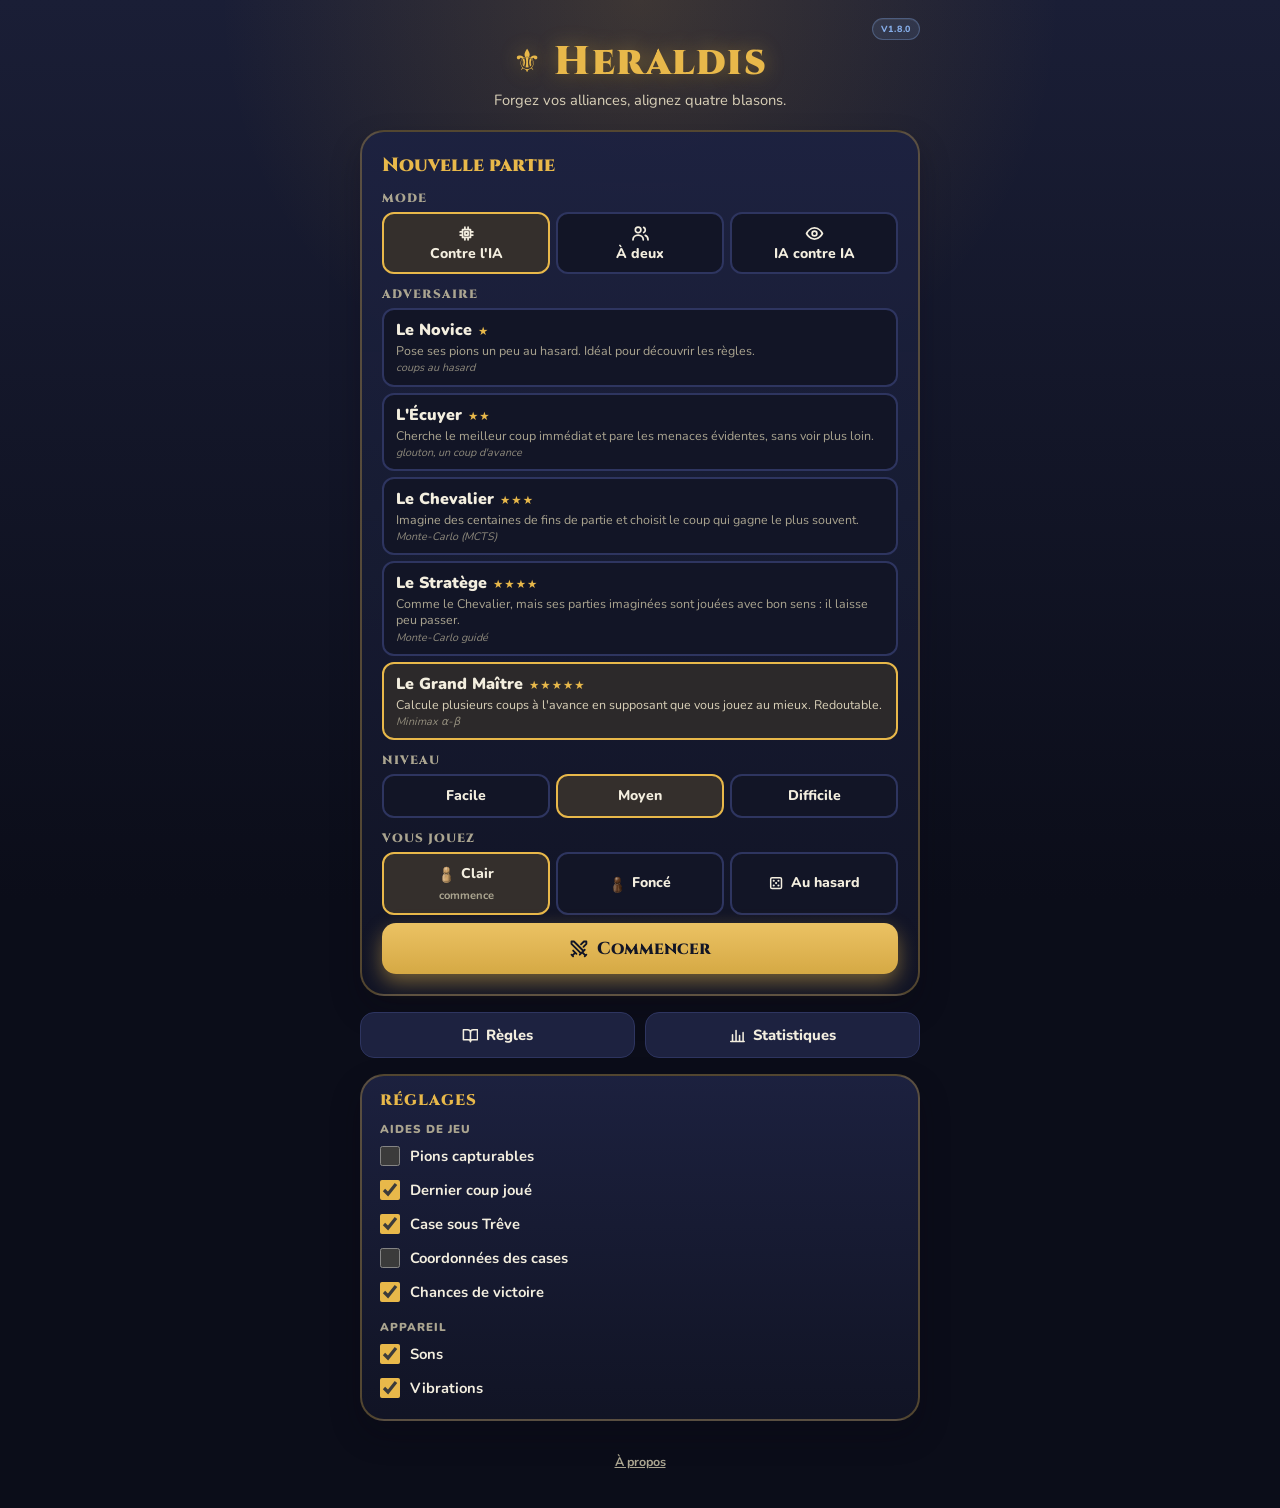
<file: app/index.html>
<!DOCTYPE html>
<html lang="fr" dir="ltr">
<head>
  <meta charset="UTF-8">
  <meta name="viewport" content="width=device-width, initial-scale=1.0, viewport-fit=cover">
  <title>Heraldis</title>
  <meta name="description" content="Heraldis — jeu d&#39;alignement héraldique à 2 joueurs, contre un ami ou l&#39;ordinateur.">
  <meta name="author" content="Jean-Sébastien MERMIN">
  <meta name="app-version" content="v1.8.0">
  <meta name="color-scheme" content="dark">
  <meta name="theme-color" content="#0B0D19">
  <meta name="mobile-web-app-capable" content="yes">
  <meta name="apple-mobile-web-app-capable" content="yes">
  <meta name="apple-mobile-web-app-status-bar-style" content="black-translucent">
  <meta name="apple-mobile-web-app-title" content="Heraldis">
  <link rel="manifest" href="manifest.json">
  <link rel="icon" href="favicon.ico" sizes="any">
  <link rel="icon" type="image/png" sizes="192x192" href="icons/icon-192.png">
  <link rel="icon" type="image/png" sizes="512x512" href="icons/icon-512.png">
  <link rel="apple-touch-icon" href="icons/apple-touch-icon.png">
  <link rel="stylesheet" href="app.css">
</head>
<body>

<!-- Pions en bois tourne : genere par tools/make-pawns.py (ne pas editer a la main).
     Bas du cone creuse d'une gorge, corps en cloche, collerette en bourrelet,
     tete a dessus plat, vus d'en haut (55 deg). Bois mat eclaire du haut-gauche.
     Reutilises par <use href="#pawn-1|2"> (viewBox 0 0 100 120 ; contact au sol
     en 50,90). Chaque partie est peinte en entier (bois, volume, contour)
     avant la suivante : c'est ce qui cache les aretes de derriere. -->
<svg width="0" height="0" style="position:absolute" aria-hidden="true" focusable="false">
  <defs>
    <filter id="pawn-blur" x="-20%" y="-50%" width="140%" height="200%"><feGaussianBlur stdDeviation="2.6"/></filter>
    <!-- contours (dernier coup, capture) : silhouette dilatee du meme rayon dans
         toutes les directions, donc d'epaisseur egale tout autour -->
    <filter id="pw-outline-last" x="-10%" y="-10%" width="120%" height="120%">
      <feMorphology in="SourceAlpha" operator="dilate" radius="3.2" result="d"/>
      <feFlood flood-color="#FFFFFF"/><feComposite in2="d" operator="in" result="o"/>
      <feMerge><feMergeNode in="o"/><feMergeNode in="SourceGraphic"/></feMerge>
    </filter>
    <filter id="pw-outline-cap" x="-10%" y="-10%" width="120%" height="120%">
      <feMorphology in="SourceAlpha" operator="dilate" radius="3.2" result="d"/>
      <feFlood flood-color="#EF6A5E"/><feComposite in2="d" operator="in" result="o"/>
      <feMerge><feMergeNode in="o"/><feMergeNode in="SourceGraphic"/></feMerge>
    </filter>
    <!-- dernier coup ET capturable : contour parti, blanc a gauche, rouge a droite
         (coupe sur l'axe du pion, x = 50 dans le viewBox) -->
    <filter id="pw-outline-both" x="-10%" y="-10%" width="120%" height="120%">
      <feMorphology in="SourceAlpha" operator="dilate" radius="3.2" result="d"/>
      <feFlood flood-color="#FFFFFF" x="-20" y="-20" width="70" height="160" result="w"/>
      <feFlood flood-color="#EF6A5E" x="50" y="-20" width="70" height="160" result="r"/>
      <feMerge result="f"><feMergeNode in="w"/><feMergeNode in="r"/></feMerge>
      <feComposite in="f" in2="d" operator="in" result="o"/>
      <feMerge><feMergeNode in="o"/><feMergeNode in="SourceGraphic"/></feMerge>
    </filter>
    <filter id="pw-soft" x="-30%" y="-100%" width="160%" height="300%"><feGaussianBlur stdDeviation="1.4"/></filter>
    <!-- fil du bois vertical (le long de l'axe du pion), peu contraste : bois mat -->
    <filter id="grain-maple" x="0" y="0" width="100%" height="100%">
      <feTurbulence type="fractalNoise" baseFrequency="0.28 0.022" numOctaves="3" seed="5"/>
      <feColorMatrix values="0 0 0 0 0.4  0 0 0 0 0.22  0 0 0 0 0.08  1.7 0 0 0 -0.72"/>
    </filter>
    <filter id="grain-walnut" x="0" y="0" width="100%" height="100%">
      <feTurbulence type="fractalNoise" baseFrequency="0.28 0.022" numOctaves="3" seed="9"/>
      <feColorMatrix values="0 0 0 0 0.66  0 0 0 0 0.4  0 0 0 0 0.2  1.8 0 0 0 -0.8"/>
    </filter>
    <pattern id="wood-maple" patternUnits="userSpaceOnUse" width="100" height="120">
      <rect width="100" height="120" fill="#D6A96C"/>
      <rect width="100" height="120" filter="url(#grain-maple)"/>
    </pattern>
    <pattern id="wood-walnut" patternUnits="userSpaceOnUse" width="100" height="120">
      <rect width="100" height="120" fill="#5A341B"/>
      <rect width="100" height="120" filter="url(#grain-walnut)" opacity="0.5"/>
    </pattern>
    <!-- volume : piece tournee eclairee du haut-gauche, sans brillance -->
    <linearGradient id="pw-cyl">
      <stop offset="0" stop-color="#000" stop-opacity="0.5"/>
      <stop offset="0.2" stop-color="#FFF" stop-opacity="0.22"/>
      <stop offset="0.36" stop-color="#FFF" stop-opacity="0.08"/>
      <stop offset="0.56" stop-color="#000" stop-opacity="0"/>
      <stop offset="0.82" stop-color="#000" stop-opacity="0.3"/>
      <stop offset="1" stop-color="#000" stop-opacity="0.62"/>
    </linearGradient>
    <linearGradient id="pw-body-ao" x1="0" y1="0" x2="0" y2="1">
      <stop offset="0" stop-color="#000" stop-opacity="0.3"/>
      <stop offset="0.12" stop-color="#000" stop-opacity="0"/>
      <stop offset="0.85" stop-color="#000" stop-opacity="0"/>
      <stop offset="1" stop-color="#000" stop-opacity="0.3"/>
    </linearGradient>
    <!-- gorge creusee : levre du haut dans l'ombre, levre du bas eclairee (le bois reste visible) -->
    <linearGradient id="pw-groove-shade" x1="0" y1="0" x2="0" y2="1">
      <stop offset="0" stop-color="#000" stop-opacity="0.42"/>
      <stop offset="0.55" stop-color="#000" stop-opacity="0.12"/>
      <stop offset="1" stop-color="#FFF" stop-opacity="0.22"/>
    </linearGradient>
    <!-- bourrelet : arrete claire en haut a gauche, ombre en bas -->
    <radialGradient id="pw-torus" cx="0.42" cy="0.38" r="0.62">
      <stop offset="0" stop-color="#000" stop-opacity="0.25"/>
      <stop offset="0.62" stop-color="#FFF" stop-opacity="0.05"/>
      <stop offset="0.8" stop-color="#FFF" stop-opacity="0.24"/>
      <stop offset="1" stop-color="#000" stop-opacity="0.5"/>
    </radialGradient>
    <radialGradient id="pw-ball" cx="0.36" cy="0.34" r="0.8">
      <stop offset="0" stop-color="#FFF" stop-opacity="0.34"/>
      <stop offset="0.3" stop-color="#FFF" stop-opacity="0.08"/>
      <stop offset="0.6" stop-color="#000" stop-opacity="0"/>
      <stop offset="1" stop-color="#000" stop-opacity="0.58"/>
    </radialGradient>
    <!-- formes -->
    <path id="pw-foot" d="M23 90 A27 22.1 0 0 0 77 90 L77 84.8 A27 22.1 0 0 1 23 84.8 Z"/>
    <ellipse id="pw-foot-top" cx="50" cy="84.8" rx="27" ry="22.1"/>
    <path id="pw-groove" d="M23.8 84.8 A26.2 21.5 0 0 0 76.2 84.8 L76.2 83.4 A26.2 21.5 0 0 1 23.8 83.4 Z"/>
    <path id="pw-body" d="M23 83.4 C23.3 70.4 35.5 58.8 41.5 49.8 H58.5 C64.5 58.8 76.7 70.4 77 83.4 A27 22.1 0 0 1 23 83.4 Z"/>
    <ellipse id="pw-collar" cx="50" cy="49.8" rx="17" ry="15.8"/>
    <circle id="pw-head" cx="50" cy="35.5" r="19"/>
    <ellipse id="pw-top" cx="50" cy="25.8" rx="8.5" ry="7"/>
    <ellipse id="pw-shadow" cx="57" cy="94" rx="30" ry="24.6" fill="#000" opacity="0.5" filter="url(#pawn-blur)"/>
  </defs>
  <symbol id="pawn-1" viewBox="0 0 100 120">
    <use href="#pw-foot" fill="url(#wood-maple)"/><use href="#pw-foot" fill="url(#pw-cyl)" stroke="#2A1606" stroke-opacity="0.35" stroke-width="0.6"/>
    <use href="#pw-foot-top" fill="url(#wood-maple)"/><use href="#pw-foot-top" fill="#000" fill-opacity="0.4"/>
    <use href="#pw-groove" fill="url(#wood-maple)"/><use href="#pw-groove" fill="url(#pw-cyl)"/><use href="#pw-groove" fill="url(#pw-groove-shade)"/>
    <use href="#pw-body" fill="url(#wood-maple)"/><use href="#pw-body" fill="url(#pw-cyl)"/><use href="#pw-body" fill="url(#pw-body-ao)" stroke="#2A1606" stroke-opacity="0.35" stroke-width="0.6"/>
    <ellipse cx="50" cy="52.8" rx="14" ry="10.9" fill="#000" opacity="0.45" filter="url(#pw-soft)"/>
    <use href="#pw-collar" fill="url(#wood-maple)"/><use href="#pw-collar" fill="url(#pw-torus)" stroke="#2A1606" stroke-opacity="0.35" stroke-width="0.6"/>
    <ellipse cx="50" cy="50.8" rx="15" ry="10.9" fill="#000" opacity="0.45" filter="url(#pw-soft)"/>
    <use href="#pw-head" fill="url(#wood-maple)"/><use href="#pw-head" fill="url(#pw-ball)" stroke="#2A1606" stroke-opacity="0.35" stroke-width="0.6"/>
    <use href="#pw-top" fill="#FFF" fill-opacity="0.12" stroke="#2A1606" stroke-opacity="0.2" stroke-width="0.5"/>
  </symbol>
  <symbol id="pawn-2" viewBox="0 0 100 120">
    <use href="#pw-foot" fill="url(#wood-walnut)"/><use href="#pw-foot" fill="url(#pw-cyl)" stroke="#2A1606" stroke-opacity="0.35" stroke-width="0.6"/>
    <use href="#pw-foot-top" fill="url(#wood-walnut)"/><use href="#pw-foot-top" fill="#000" fill-opacity="0.4"/>
    <use href="#pw-groove" fill="url(#wood-walnut)"/><use href="#pw-groove" fill="url(#pw-cyl)"/><use href="#pw-groove" fill="url(#pw-groove-shade)"/>
    <use href="#pw-body" fill="url(#wood-walnut)"/><use href="#pw-body" fill="url(#pw-cyl)"/><use href="#pw-body" fill="url(#pw-body-ao)" stroke="#2A1606" stroke-opacity="0.35" stroke-width="0.6"/>
    <ellipse cx="50" cy="52.8" rx="14" ry="10.9" fill="#000" opacity="0.45" filter="url(#pw-soft)"/>
    <use href="#pw-collar" fill="url(#wood-walnut)"/><use href="#pw-collar" fill="url(#pw-torus)" stroke="#2A1606" stroke-opacity="0.35" stroke-width="0.6"/>
    <ellipse cx="50" cy="50.8" rx="15" ry="10.9" fill="#000" opacity="0.45" filter="url(#pw-soft)"/>
    <use href="#pw-head" fill="url(#wood-walnut)"/><use href="#pw-head" fill="url(#pw-ball)" stroke="#2A1606" stroke-opacity="0.35" stroke-width="0.6"/>
    <use href="#pw-top" fill="#FFF" fill-opacity="0.12" stroke="#2A1606" stroke-opacity="0.2" stroke-width="0.5"/>
  </symbol>
  <!-- ombre portee a part : les contours (dernier coup, capture) ne l'entourent pas -->
  <symbol id="pawn-shadow" viewBox="0 0 100 120"><use href="#pw-shadow"/></symbol>
</svg>

<!-- Icones des boutons : traits simples, couleur du texte (currentColor). -->
<svg width="0" height="0" style="position:absolute" aria-hidden="true" focusable="false">
  <symbol id="i-back" viewBox="0 0 24 24"><path d="M19 12H5M11 6l-6 6 6 6"/></symbol>
  <symbol id="i-replay" viewBox="0 0 24 24"><path d="M20 12a8 8 0 1 1-2.34-5.66L20 8.5M20 3.5v5h-5"/></symbol>
  <symbol id="i-undo" viewBox="0 0 24 24"><path d="M9 14 4 9l5-5M4 9h10.5a5.5 5.5 0 0 1 0 11H11"/></symbol>
  <symbol id="i-ai" viewBox="0 0 24 24"><path d="M7 7h10v10H7zM10 4v3M14 4v3M10 17v3M14 17v3M4 10h3M4 14h3M17 10h3M17 14h3"/><path d="M10 10h4v4h-4z"/></symbol>
  <symbol id="i-duo" viewBox="0 0 24 24"><path d="M9 11a3.5 3.5 0 1 0 0-7 3.5 3.5 0 0 0 0 7zM2.5 20c0-3.6 2.9-6 6.5-6s6.5 2.4 6.5 6M16 4.3a3.5 3.5 0 0 1 0 6.4M18 14.4c2.1.7 3.5 2.8 3.5 5.6"/></symbol>
  <symbol id="i-eye" viewBox="0 0 24 24"><path d="M2 12s3.6-7 10-7 10 7 10 7-3.6 7-10 7-10-7-10-7zM12 15a3 3 0 1 0 0-6 3 3 0 0 0 0 6z"/></symbol>
  <symbol id="i-dice" viewBox="0 0 24 24"><path d="M6 4h12a2 2 0 0 1 2 2v12a2 2 0 0 1-2 2H6a2 2 0 0 1-2-2V6a2 2 0 0 1 2-2z"/><path d="M8.5 8.5h.01M15.5 8.5h.01M12 12h.01M8.5 15.5h.01M15.5 15.5h.01" stroke-width="3.2"/></symbol>
  <symbol id="i-swords" viewBox="0 0 24 24"><path d="M14.5 17.5 3 6V3h3l11.5 11.5M13 19l6-6M16 16l4 4M19 21l2-2M14.5 6.5 18 3h3v3l-3.5 3.5M5 14l4 4M7 17l-3 3M3 19l2 2"/></symbol>
  <symbol id="i-book" viewBox="0 0 24 24"><path d="M2 4h6a4 4 0 0 1 4 4v13a3 3 0 0 0-3-3H2zM22 4h-6a4 4 0 0 0-4 4v13a3 3 0 0 1 3-3h7z"/></symbol>
  <symbol id="i-chart" viewBox="0 0 24 24"><path d="M5 20V11M10 20V5M15 20v-8M20 20V8M2.5 20.5h19"/></symbol>
  <symbol id="i-crown" viewBox="0 0 24 24"><path d="M4 19h16M4.5 16 3 7l5.5 4L12 4l3.5 7L21 7l-1.5 9z"/></symbol>
  <symbol id="i-info" viewBox="0 0 24 24"><path d="M12 21.5a9.5 9.5 0 1 0 0-19 9.5 9.5 0 0 0 0 19zM12 11v6M12 7.5h.01"/></symbol>
  <symbol id="i-flag" viewBox="0 0 24 24"><path d="M5 21.5V3"/><path d="M5 3.8h13l-2.8 4.6L18 13H5z" fill="currentColor"/></symbol>
  <symbol id="i-download" viewBox="0 0 24 24"><path d="M12 4v11M7 10.5l5 5 5-5M5 19.5h14"/></symbol>
  <symbol id="i-close" viewBox="0 0 24 24"><path d="M18 6 6 18M6 6l12 12"/></symbol>
  <symbol id="i-pause" viewBox="0 0 24 24"><path d="M9 5v14M15 5v14"/></symbol>
  <symbol id="i-play" viewBox="0 0 24 24"><path d="M7 4.5v15l12.5-7.5z"/></symbol>
  <symbol id="i-hint" viewBox="0 0 24 24"><path d="M9.5 18h5M10.5 21.5h3M12 2.5a6.5 6.5 0 0 0-3.8 11.8c.8.6 1.3 1.4 1.3 2.3v.4h5v-.4c0-.9.5-1.7 1.3-2.3A6.5 6.5 0 0 0 12 2.5z"/></symbol>
</svg>

<a class="skip-link" href="#main">Aller au contenu</a>

<div class="stars" id="stars"></div>
<div class="burst-container" id="burst"></div>

<main class="container" id="main">
  <div class="install-row" id="install-row" hidden>
    <button class="install-btn" id="install-btn" type="button" aria-label="Installer l'application"><svg class="ico" aria-hidden="true"><use href="#i-download"/></svg> Installer l'appli</button>
    <button class="install-dismiss" id="install-dismiss" type="button">Masquer</button>
    <p class="install-hint" id="install-hint" role="status" hidden></p>
  </div>

  <div class="header">
    <div class="version-badge" id="app-version">v1.8.0</div>
    <h1><span class="fleur" aria-hidden="true">⚜</span> Heraldis</h1>
    <p>Forgez vos alliances, alignez quatre blasons.</p>
  </div>

  <!-- ===================================================== ACCUEIL -->
  <div class="screen active" id="screen-home">
    <button class="btn btn--resume" id="resume-btn" type="button" hidden><svg class="ico" aria-hidden="true"><use href="#i-play"/></svg><span>Reprendre la partie en cours</span></button>

    <section class="panel" aria-labelledby="new-title">
      <h2 id="new-title">Nouvelle partie</h2>

      <fieldset class="field">
        <legend>Mode</legend>
        <div class="seg" id="mode-seg">
          <label><input type="radio" name="mode" value="ai" checked><span><svg class="ico" aria-hidden="true"><use href="#i-ai"/></svg> Contre l'IA</span></label>
          <label><input type="radio" name="mode" value="duo"><span><svg class="ico" aria-hidden="true"><use href="#i-duo"/></svg> À deux</span></label>
          <label><input type="radio" name="mode" value="demo"><span><svg class="ico" aria-hidden="true"><use href="#i-eye"/></svg> IA contre IA</span></label>
        </div>
      </fieldset>

      <div id="opt-ai">
        <fieldset class="field">
          <legend>Adversaire</legend>
          <div class="ai-list" id="ai-list"></div>
        </fieldset>
        <fieldset class="field" id="level-field">
          <legend>Niveau</legend>
          <div class="seg" id="level-seg"></div>
        </fieldset>
        <fieldset class="field">
          <legend>Vous jouez</legend>
          <div class="seg" id="side-seg">
            <label><input type="radio" name="side" value="1" checked><span><svg class="dot" viewBox="0 0 100 120" aria-hidden="true"><use href="#pawn-1"/></svg> Clair <small>commence</small></span></label>
            <label><input type="radio" name="side" value="2"><span><svg class="dot" viewBox="0 0 100 120" aria-hidden="true"><use href="#pawn-2"/></svg> Foncé</span></label>
            <label><input type="radio" name="side" value="0"><span><svg class="ico" aria-hidden="true"><use href="#i-dice"/></svg> Au hasard</span></label>
          </div>
        </fieldset>
      </div>

      <div id="opt-demo" hidden>
        <div class="demo-grid">
          <label class="select-field"><span><svg class="dot" viewBox="0 0 100 120" aria-hidden="true"><use href="#pawn-1"/></svg> IA Clair</span>
            <select id="demo-ai-1"></select>
          </label>
          <label class="select-field"><span><svg class="dot" viewBox="0 0 100 120" aria-hidden="true"><use href="#pawn-2"/></svg> IA Foncé</span>
            <select id="demo-ai-2"></select>
          </label>
        </div>
      </div>

      <p class="field-note" id="opt-duo" hidden>Deux joueurs sur le même appareil : passez-vous l'écran à chaque tour.</p>

      <button class="btn btn--primary btn--wide" id="start-btn" type="button"><svg class="ico" aria-hidden="true"><use href="#i-swords"/></svg><span>Commencer</span></button>
    </section>

    <div class="home-links">
      <button class="btn btn--soft" id="rules-btn" type="button"><svg class="ico" aria-hidden="true"><use href="#i-book"/></svg><span>Règles</span></button>
      <button class="btn btn--soft" id="stats-btn" type="button"><svg class="ico" aria-hidden="true"><use href="#i-chart"/></svg><span>Statistiques</span></button>
    </div>

    <section class="panel panel--compact" aria-labelledby="settings-title">
      <h2 id="settings-title" class="h-small">Réglages</h2>
      <p class="settings-sub">Aides de jeu</p>
      <label class="toggle"><input type="checkbox" id="set-captures"><span>Pions capturables</span></label>
      <label class="toggle"><input type="checkbox" id="set-last" checked><span>Dernier coup joué</span></label>
      <label class="toggle"><input type="checkbox" id="set-truce" checked><span>Case sous Trêve</span></label>
      <!-- Ancienne option « Coups possibles » (retiree en v1.7.2). Element garde,
           invisible : pendant une mise a jour, l'ancien script (v1.7.1 et avant)
           le cherche encore. Ne jamais retirer un identifiant (engine/README.md). -->
      <input type="checkbox" id="set-hints" hidden aria-hidden="true" tabindex="-1">
      <label class="toggle"><input type="checkbox" id="set-coords"><span>Coordonnées des cases</span></label>
      <label class="toggle"><input type="checkbox" id="set-odds" checked><span>Chances de victoire</span></label>
      <p class="settings-sub">Appareil</p>
      <label class="toggle"><input type="checkbox" id="set-sound" checked><span>Sons</span></label>
      <label class="toggle"><input type="checkbox" id="set-haptic" checked><span>Vibrations</span></label>
    </section>

    <div class="home-footer">
      <button class="diag-link" id="about-btn" type="button">À propos</button>
    </div>
  </div>

  <!-- ===================================================== JEU -->
  <div class="screen" id="screen-play">
    <h2 class="visually-hidden" id="play-title">Partie en cours</h2>

    <div class="players">
      <div class="player" id="player-1">
        <div class="player-head"><svg class="dot" viewBox="0 0 100 120" aria-hidden="true"><use href="#pawn-1"/></svg><span class="player-name" id="name-1">Clair</span></div>
        <div class="player-sub" id="sub-1"></div>
        <div class="player-reserve"><span id="reserve-1">13</span> en réserve</div>
        <div class="player-houses" id="houses-1" aria-label="Maisons possédées"></div>
      </div>
      <div class="player" id="player-2">
        <div class="player-head"><svg class="dot" viewBox="0 0 100 120" aria-hidden="true"><use href="#pawn-2"/></svg><span class="player-name" id="name-2">Foncé</span></div>
        <div class="player-sub" id="sub-2"></div>
        <div class="player-reserve"><span id="reserve-2">13</span> en réserve</div>
        <div class="player-houses" id="houses-2" aria-label="Maisons possédées"></div>
      </div>
    </div>

    <div class="odds" id="odds" role="img" aria-label="Chances de victoire">
      <span class="odds-t" id="odds-t1">50 %</span>
      <div class="odds-bar"><span class="odds-fill" id="odds-fill"></span></div>
      <span class="odds-t" id="odds-t2">50 %</span>
    </div>

    <p class="status" id="status" role="status" aria-live="polite"></p>

    <div class="board-wrap">
      <div class="board" id="board" role="grid" aria-label="Plateau de jeu"></div>
    </div>

    <p class="ai-info" id="ai-info"><span id="ai-info-1"></span><span id="ai-info-2"></span></p>

    <div class="result" id="result" hidden>
      <h2 id="result-title"></h2>
      <p id="result-sub"></p>
      <div class="result-actions">
        <button class="btn btn--primary" id="again-btn" type="button"><svg class="ico" aria-hidden="true"><use href="#i-replay"/></svg><span>Rejouer</span></button>
        <button class="btn btn--soft" id="home-btn" type="button"><svg class="ico" aria-hidden="true"><use href="#i-back"/></svg><span>Accueil</span></button>
      </div>
    </div>

    <div class="actions" id="actions">
      <button class="btn btn--soft" id="undo-btn" type="button"><svg class="ico" aria-hidden="true"><use href="#i-undo"/></svg><span>Annuler</span></button>
      <button class="btn btn--soft" id="hint-btn" type="button"><svg class="ico" aria-hidden="true"><use href="#i-hint"/></svg><span>Conseil</span></button>
      <button class="btn btn--soft" id="pause-btn" type="button" hidden><svg class="ico" aria-hidden="true"><use href="#i-pause"/></svg><span>Pause</span></button>
      <button class="btn btn--soft" id="quit-btn" type="button"><svg class="ico" aria-hidden="true"><use href="#i-close"/></svg><span>Quitter</span></button>
    </div>

    <div class="legend">
      <span><i class="lg lg--house"></i> Maison : immunisée</span>
      <span data-pref="lastMove"><i class="lg lg--last"></i> Dernier coup</span>
      <span data-pref="captures"><i class="lg lg--cap"></i> Capturable</span>
      <span data-pref="lastMove captures"><i class="lg lg--both"></i> Dernier coup capturable</span>
      <span data-pref="truce"><svg class="ico ico--flag" aria-hidden="true"><use href="#i-flag"/></svg> Trêve</span>
    </div>

    <details class="log">
      <summary>Historique des coups</summary>
      <ol id="log-list"></ol>
    </details>
  </div>

  <!-- ===================================================== REGLES -->
  <div class="screen" id="screen-rules">
    <section class="panel rules">
      <h2>Règles de Heraldis</h2>
      <p class="rules-meta">2 joueurs · 8 ans et + · 15 à 20 minutes</p>

      <h3>Matériel</h3>
      <p>1 plateau de 25 cases, 13 pions Clairs, 13 pions Foncés.</p>

      <h3>But du jeu</h3>
      <p>Être le premier à <strong>aligner 4 pions</strong> de sa couleur, horizontalement, verticalement ou en diagonale.
        Si le plateau se remplit sans alignement, la partie est <strong>nulle</strong>.</p>

      <h3>Le plateau</h3>
      <p>25 cases : <strong>10 Maisons Fondatrices</strong> (un seul symbole, bordure dorée) et
        <strong>15 Alliances</strong> (deux symboles). Les cinq Maisons (Loup <span class="crest crest--loup crest--inline" aria-hidden="true"></span>, Aigle <span class="crest crest--aigle crest--inline" aria-hidden="true"></span>, Ours <span class="crest crest--ours crest--inline" aria-hidden="true"></span>, Cerf <span class="crest crest--cerf crest--inline" aria-hidden="true"></span> et Sanglier <span class="crest crest--sanglier crest--inline" aria-hidden="true"></span>)
        apparaissent chacune deux fois.</p>
      <div class="board board--mini" id="rules-board" aria-hidden="true"></div>

      <h3>Réserve</h3>
      <p>Chaque joueur a <strong>13 pions</strong>. Un pion capturé retourne aussitôt dans la réserve de son propriétaire.
        Un joueur qui n'a plus de pion en réserve <strong>passe</strong> son tour.</p>

      <h3>Le Premier Serment</h3>
      <p>Le Joueur Clair commence. <strong>Pour son tout premier coup, il doit jouer sur une Alliance</strong> :
        les Maisons lui sont interdites pour ce seul coup. Ensuite, plus aucune restriction.</p>

      <h3>À votre tour</h3>
      <ul>
        <li><strong>Placement libre</strong> : posez un pion sur n'importe quelle case vide.</li>
        <li><strong>Capture</strong> : remplacez un pion adverse par le vôtre, à deux conditions :
          <ul>
            <li><strong>Immunité</strong> : un pion sur une Maison ne peut <em>jamais</em> être capturé ;</li>
            <li><strong>Prérequis d'Alliance</strong> : pour capturer une Alliance, vous devez posséder un pion sur une Maison
              de <em>chacun</em> de ses deux symboles, n'importe où sur le plateau.</li>
          </ul>
        </li>
      </ul>
      <p class="example">Exemple : pour capturer une case Aigle + Sanglier, il faut un pion sur une Maison Aigle <span class="crest crest--aigle crest--inline" aria-hidden="true"></span>
        et un pion sur une Maison Sanglier <span class="crest crest--sanglier crest--inline" aria-hidden="true"></span>.</p>

      <h3>La Trêve</h3>
      <p>On ne peut pas reprendre <strong>immédiatement</strong> une case que l'adversaire vient de vous prendre.
        Il faut jouer ailleurs ce tour-ci ; la reprise redevient possible ensuite.</p>

      <h3>Résumé d'un tour</h3>
      <ol class="rules-summary">
        <li>Ai-je un pion en réserve ? Si non, je passe.</li>
        <li>Sinon, je pose sur une case vide, ou je capture une Alliance adverse si je possède les deux Maisons requises
          <em>(au tout premier coup, Clair doit jouer sur une Alliance)</em>.</li>
        <li>Un pion capturé retourne dans la réserve de son propriétaire.</li>
        <li>Quatre pions alignés : victoire. Plateau plein sans alignement : partie nulle.</li>
      </ol>

      <div class="rules-app">
      <h3>Dans l'application</h3>
      <ul>
        <li>Les symboles allumés sous chaque joueur indiquent les Maisons qu'il possède.</li>
        <li>Dans les réglages, des aides de jeu (à activer ou non) signalent le dernier coup (contour blanc), la case sous Trêve (drapeau blanc), les pions capturables (contour rouge ; moitié blanc, moitié rouge quand le dernier coup adverse est capturable) et les coordonnées des cases.</li>
        <li>La barre au-dessus du plateau estime les chances de victoire de chaque joueur (calculée par l'ordinateur après chaque coup).</li>
        <li>« Conseil » demande au Grand Maître le coup qu'il jouerait à votre place.</li>
      </ul>
      </div>
    </section>
    <a class="btn btn--soft" id="rules-pdf" href="regles-heraldis.pdf" download="Heraldis - Règles du jeu.pdf"><svg class="ico" aria-hidden="true"><use href="#i-download"/></svg><span>Règles en PDF</span></a>
    <button class="btn btn--soft" id="rules-back-btn" type="button"><svg class="ico" aria-hidden="true"><use href="#i-back"/></svg><span>Retour</span></button>
  </div>

  <!-- ===================================================== A PROPOS -->
  <div class="screen" id="screen-about">
    <section class="panel about">
      <h2>À propos</h2>
      <p class="about-title"><span class="fleur" aria-hidden="true">⚜</span> Heraldis</p>
      <p class="about-by">Un jeu de <strong>Jean-Sébastien MERMIN</strong></p>
      <p class="about-meta">2 joueurs · 8 ans et + · 15 à 20 minutes</p>
      <p><a href="mailto:mermin@gmail.com">mermin@gmail.com</a></p>
      <p class="about-rights">© 2026 Jean-Sébastien MERMIN. Tous droits réservés.<br>
        Le jeu, ses règles et l'application ne peuvent être reproduits ni exploités sans l'accord de l'auteur.</p>
      <h3>Crédits</h3>
      <ul>
        <li>Illustrations des Maisons : visuels provisoires générés par intelligence artificielle.</li>
        <li>Polices <a href="fonts/OFL-cinzel.txt">Cinzel</a> et <a href="fonts/OFL-nunito.txt">Nunito</a>, sous licence SIL Open Font License 1.1.</li>
        <li>Application hors-ligne, installable sur téléphone, sans publicité ni collecte de données.</li>
      </ul>
      <p class="about-version">Version <span id="about-version"></span> · <a href="diag.html">Diagnostic</a></p>
    </section>
    <button class="btn btn--soft" id="about-back-btn" type="button"><svg class="ico" aria-hidden="true"><use href="#i-back"/></svg><span>Retour</span></button>
  </div>

  <!-- ===================================================== STATISTIQUES -->
  <div class="screen" id="screen-stats">
    <section class="panel">
      <h2>Statistiques</h2>
      <div id="stats-body"></div>
    </section>
    <button class="btn btn--soft" id="stats-back-btn" type="button"><svg class="ico" aria-hidden="true"><use href="#i-back"/></svg><span>Retour</span></button>
    <div class="home-footer">
      <button class="diag-link" id="stats-reset-btn" type="button">Effacer les statistiques</button>
    </div>
  </div>
</main>

<script src="data.js"></script>
<script src="game.js"></script>
<script src="ai.js"></script>
<script src="engine/engine.js"></script>
<script src="app.js"></script>

</body>
</html>
</file>
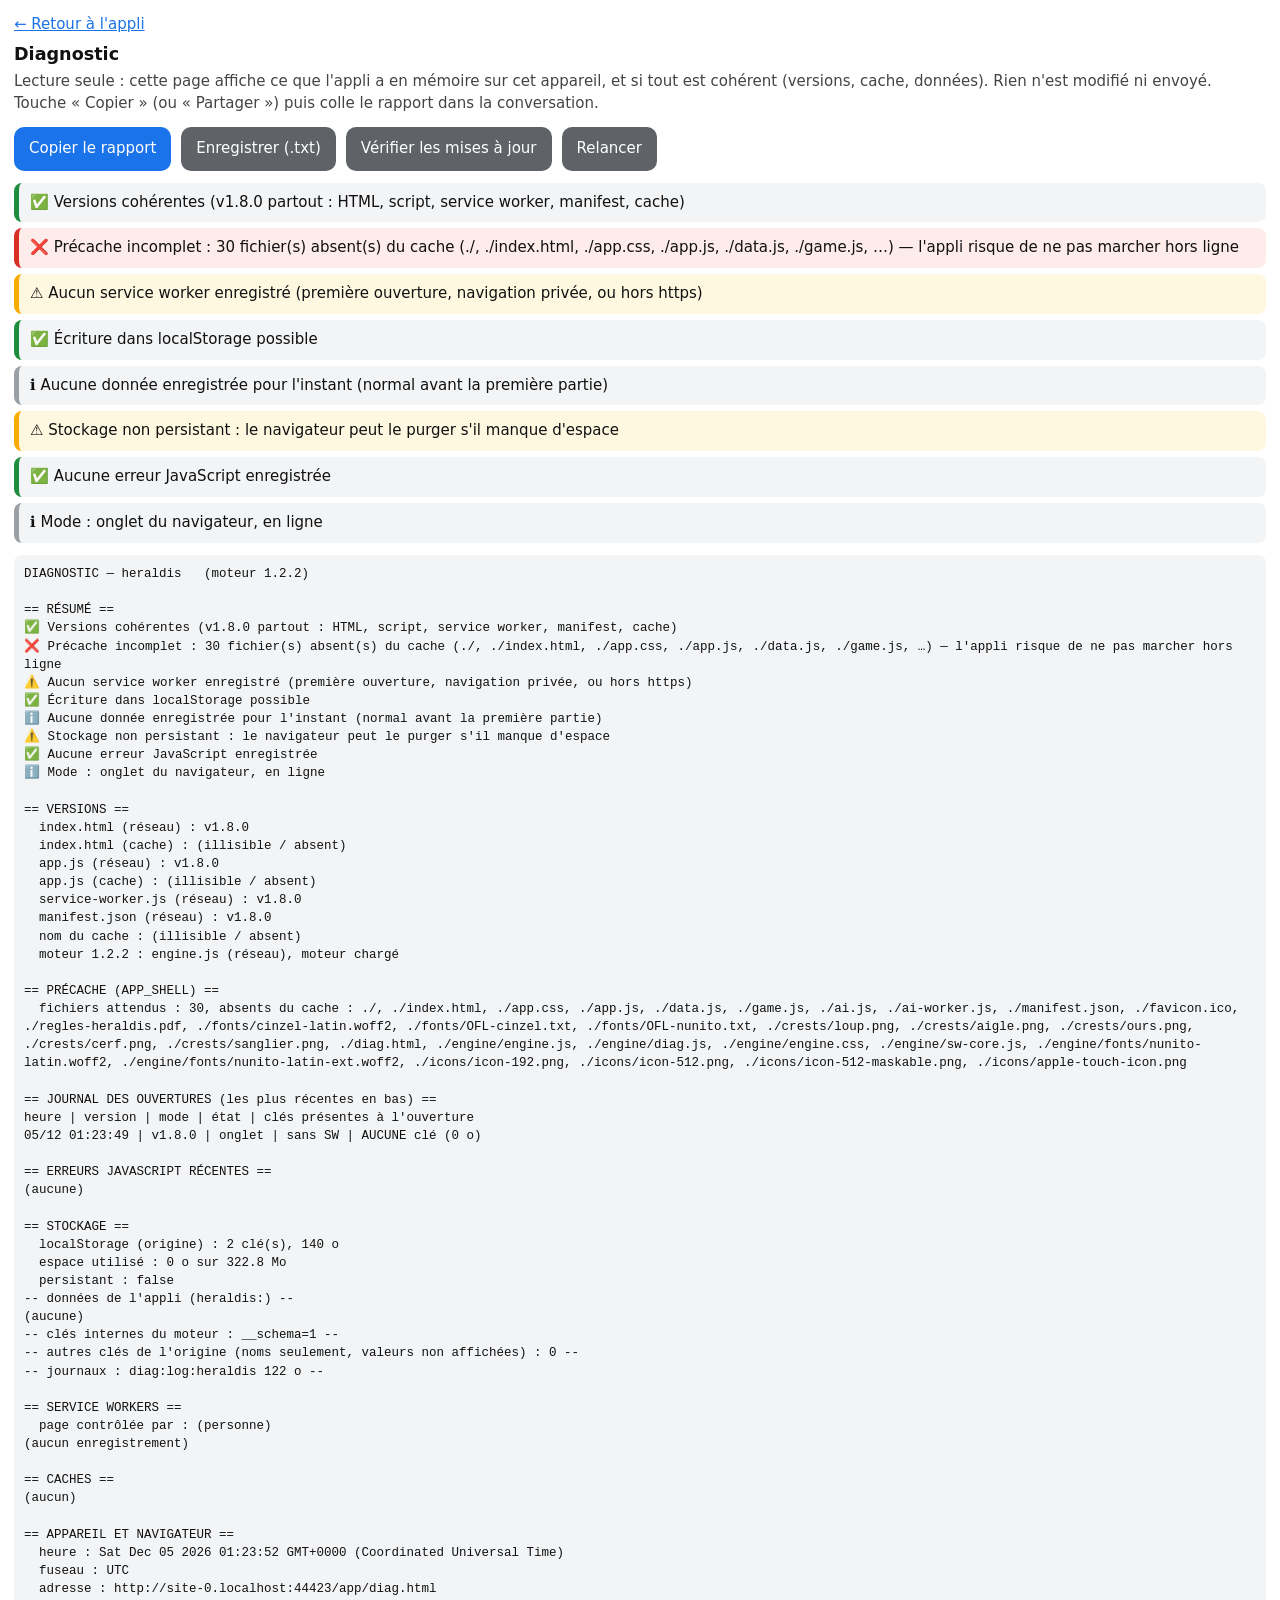
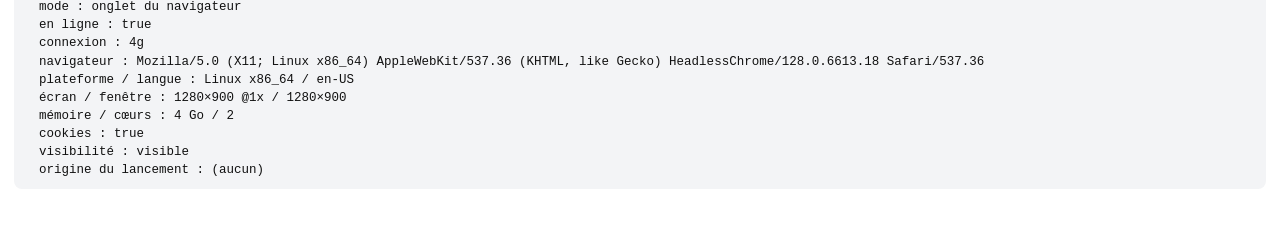
<file: app/diag.html>
<!DOCTYPE html>
<html lang="fr" dir="ltr">
<head>
<meta charset="UTF-8">
<meta name="viewport" content="width=device-width, initial-scale=1, viewport-fit=cover">
<meta name="robots" content="noindex">
<meta name="color-scheme" content="light dark">
<title>Diagnostic</title>
<style>
  body { font: 15px/1.45 system-ui, sans-serif; margin: 0; padding: 14px 14px 32px; background: #fff; color: #111; }
  h1 { font-size: 1.1rem; margin: 6px 0 4px; }
  p { margin: 4px 0 12px; color: #444; }
  a { color: #1a73e8; }
  .row { display: flex; gap: 10px; flex-wrap: wrap; margin-bottom: 12px; }
  button { font: inherit; padding: 11px 15px; border: 0; border-radius: 10px; background: #1a73e8; color: #fff; }
  button.secondary { background: #5f6368; }
  button[hidden] { display: none; }
  button:disabled { opacity: 0.6; }
  #summary { list-style: none; margin: 0 0 12px; padding: 0; display: grid; gap: 6px; }
  #summary li { padding: 9px 11px; border-radius: 8px; background: #f3f4f6; border-left: 5px solid #9aa0a6; }
  #summary li.ok { border-left-color: #1e8e3e; }
  #summary li.warn { border-left-color: #f9ab00; background: #fff8e1; }
  #summary li.bad { border-left-color: #d93025; background: #fdecea; }
  pre { white-space: pre-wrap; word-break: break-word; background: #f3f4f6; padding: 10px; border-radius: 8px; font-size: 12.5px; user-select: text; -webkit-user-select: text; }
  @media (prefers-color-scheme: dark) {
    body { background: #111; color: #eee; } p { color: #aaa; } pre { background: #222; } a { color: #8ab4f8; }
    #summary li { background: #222; } #summary li.warn { background: #33290a; } #summary li.bad { background: #3a1512; }
  }
</style>
</head>
<body data-diag data-app-id="heraldis" data-legacy="">
<a href="index.html">← Retour à l'appli</a>
<h1>Diagnostic</h1>
<p>Lecture seule : cette page affiche ce que l'appli a en mémoire sur cet appareil, et si tout est cohérent (versions, cache, données). Rien n'est modifié ni envoyé. Touche « Copier » (ou « Partager ») puis colle le rapport dans la conversation.</p>
<div class="row">
  <button id="copy" type="button">Copier le rapport</button>
  <button id="share" type="button" hidden>Partager</button>
  <button id="save" type="button" class="secondary">Enregistrer (.txt)</button>
  <button id="update-check" type="button" class="secondary">Vérifier les mises à jour</button>
  <button id="refresh" type="button" class="secondary">Relancer</button>
</div>
<ul id="summary"></ul>
<pre id="out">Chargement…</pre>
<script src="engine/engine.js"></script>
<script src="engine/diag.js"></script>
</body>
</html>
</file>
<file: app/app.css>
/* Heraldis — styles de l'app.
 * La coque commune (tokens, fond etoile, ecrans, bandeau install, effets)
 * vit dans engine/engine.css.
 */
@import "engine/engine.css";

/* Cinzel (capitales romaines gravees, OFL) pour les titres ; le texte courant
   reste en Nunito pour la lisibilite. Auto-hebergee (fonts/) : hors-ligne. */
@font-face {
  font-family: 'Cinzel';
  font-style: normal;
  font-weight: 400 900;
  font-display: swap;
  src: url('fonts/cinzel-latin.woff2') format('woff2');
  unicode-range: U+0000-00FF, U+0131, U+0152-0153, U+02BB-02BC, U+02C6, U+02DA, U+02DC, U+0304, U+0308, U+0329, U+2000-206F, U+20AC, U+2122, U+2191, U+2193, U+2212, U+2215, U+FEFF, U+FFFD;
}

:root {
  /* Heraldique : nuit bleue et or. */
  --bg: #121526;
  --bg-deep: #0B0D19;
  --bg-grad-top: #1A1E36;
  --bg-glow: rgba(201, 150, 46, 0.20);
  --card: #1D2240;
  --card-border: #2E3560;
  --panel-border: rgba(232, 184, 74, 0.30);
  --track: #2E3560;
  --ink: #F3EEDF;
  --ink-soft: #D9D0B8;
  --ink-dim: #ABA590;
  --yellow: #E8B84A;
  --blue: #86AEEA;
  --red: #EF6A5E;
  --green: #5FCB85;
  --maxw: 560px;
  --font-title: 'Cinzel', var(--font);

  --gold: #E8B84A;
  --gold-deep: #9C7422;
  --bw: min(calc(100vw - 32px), 470px);        /* largeur du plateau */
}

/* Le moteur deplace le focus sur le titre de chaque ecran (lecteurs d'ecran) :
   pas de contour pour ce focus programmatique. */
[tabindex="-1"]:focus { outline: none; }

.visually-hidden {
  position: absolute !important; width: 1px; height: 1px; overflow: hidden;
  clip: rect(0 0 0 0); white-space: nowrap;
}

/* Tout ce qui est « titre » : en-tete, titres d'ecran, legendes, noms des
   joueurs, boutons principaux, resultat. */
.header h1, h2, .rules h3, .field legend, .player-name, .btn--primary, .btn--resume, .stats-table caption {
  font-family: var(--font-title);
}
.header h1 { letter-spacing: 1.5px; font-weight: 900; }
.header .fleur { font-size: 0.8em; vertical-align: 0.05em; }
/* Pendant la partie, l'entete se fait discrete pour laisser la place au plateau. */
body.play-active .header { padding-top: 0; }
body.play-active .header h1 { font-size: 1.25rem; text-shadow: none; }
body.play-active .header p { display: none; }
body.play-active .container { gap: 12px; }
/* En partie, le plateau cache presque tout le ciel : etoiles figees (chaque
   cycle de scintillement coute un petit recalcul de styles sur telephone). */
body.play-active .star { animation-play-state: paused; opacity: 0.7; }

h2 { font-size: 1.2rem; font-weight: 900; color: var(--gold); }
.h-small { font-size: 0.95rem; text-transform: uppercase; letter-spacing: 1px; margin-bottom: 6px; }
.settings-sub { font-size: 0.72rem; font-weight: 900; text-transform: uppercase; letter-spacing: 1px; color: var(--ink-dim); margin: 10px 0 2px; }

/* Icones des boutons (sprite #i-*) : alignees sur le texte par .btn (inline-flex). */
.ico {
  width: 1.15em; height: 1.15em; flex: none;
  fill: none; stroke: currentColor; stroke-width: 2.2; stroke-linecap: round; stroke-linejoin: round;
}
#i-play path { fill: currentColor; }

/* ------------------------------------------------------------- Boutons */
.btn--soft {
  background: var(--card); color: var(--ink); border: 1px solid var(--card-border);
  font-size: 0.92rem;
}
@media (hover: hover) and (pointer: fine) {
  .btn--soft:hover { border-color: var(--gold); }
}
.btn--soft:disabled { opacity: 0.4; cursor: not-allowed; }
a.btn { text-decoration: none; }                  /* lien presente comme un bouton (Regles en PDF) */
.btn--wide { width: 100%; margin-top: 8px; padding: 14px; font-size: 1.08rem; }
.btn--resume {
  width: 100%; background: color-mix(in srgb, var(--green) 18%, var(--card));
  border: 2px solid color-mix(in srgb, var(--green) 60%, transparent); color: var(--ink);
  padding: 14px;
}
.home-links { display: flex; gap: 10px; width: 100%; }
.home-links .btn { flex: 1; }

/* ------------------------------------------------------------ Formulaire */
.panel h2 { margin-bottom: 10px; }
.panel--compact { padding: 14px 18px; }
.field { border: none; margin: 12px 0 0; min-width: 0; }
.field legend {
  font-size: 0.75rem; font-weight: 900; text-transform: uppercase; letter-spacing: 1px;
  color: var(--ink-dim); margin-bottom: 6px;
}
.field-note { color: var(--ink-soft); font-size: 0.9rem; margin-top: 12px; }

.seg { display: flex; gap: 6px; flex-wrap: wrap; }
/* Modes de jeu : icone toujours au-dessus du texte (meme rendu pour les trois). */
#mode-seg span { flex-direction: column; gap: 3px; }
#mode-seg .ico { width: 1.35em; height: 1.35em; }
.seg label { flex: 1 1 0; min-width: 0; display: flex; }       /* le bouton remplit toute la hauteur de la rangee */
.seg input { position: absolute; opacity: 0; pointer-events: none; }
.seg span {
  flex: 1; display: flex; align-items: center; justify-content: center; gap: 6px; flex-wrap: wrap;
  padding: 10px 8px; border-radius: 12px; cursor: pointer; text-align: center;
  background: var(--bg); border: 2px solid var(--card-border);
  font-weight: 800; font-size: 0.88rem; line-height: 1.15; min-height: 44px;
}
.seg span small { font-weight: 700; font-size: 0.7rem; color: var(--ink-dim); width: 100%; }
.seg input:checked + span { border-color: var(--gold); background: color-mix(in srgb, var(--gold) 16%, var(--bg)); }
.seg input:focus-visible + span { outline: 2px solid var(--focus); outline-offset: 2px; }

.ai-list { display: flex; flex-direction: column; gap: 6px; }
.ai-opt input { position: absolute; opacity: 0; pointer-events: none; }
.ai-opt > span {
  display: grid; grid-template-columns: 1fr; gap: 2px; align-items: center;
  padding: 9px 12px; border-radius: 12px; cursor: pointer;
  background: var(--bg); border: 2px solid var(--card-border);
}
.ai-opt .ai-tech { display: block; margin-top: 2px; font-size: 0.68rem; color: var(--ink-dim); opacity: 0.8; font-style: italic; }
.ai-opt .ai-name { font-weight: 900; }
.ai-opt .ai-name small { font-weight: 700; color: var(--gold); font-size: 0.72rem; margin-left: 6px; letter-spacing: 1px; }
.ai-opt .ai-desc { font-size: 0.78rem; color: var(--ink-dim); line-height: 1.3; }
.ai-opt input:checked + span { border-color: var(--gold); background: color-mix(in srgb, var(--gold) 12%, var(--bg)); }
.ai-opt input:checked + span .ai-desc { color: var(--ink-soft); }
.ai-opt input:focus-visible + span { outline: 2px solid var(--focus); outline-offset: 2px; }

.demo-grid { display: grid; grid-template-columns: 1fr; gap: 10px; margin-top: 12px; }
.select-field { display: flex; flex-direction: column; gap: 4px; font-weight: 800; font-size: 0.85rem; }
.select-field span { display: flex; align-items: center; gap: 6px; }
.select-field select {
  padding: 10px; border-radius: 10px; background: var(--bg); color: var(--ink);
  border: 2px solid var(--card-border);
}

.toggle { display: flex; align-items: center; gap: 10px; padding: 7px 0; cursor: pointer; font-weight: 700; font-size: 0.92rem; }
.toggle input { width: 20px; height: 20px; accent-color: var(--gold); flex: none; }

.dot { display: inline-block; width: 17px; height: 20px; flex: none; vertical-align: -4px; }   /* mini-pion (sprite) */

/* -------------------------------------------------------------- Joueurs */
.players { display: grid; grid-template-columns: 1fr 1fr; gap: 8px; width: 100%; }
.player {
  background: var(--card); border: 2px solid var(--card-border); border-radius: 14px;
  padding: 8px 10px; min-width: 0; transition: border-color .2s ease, box-shadow .2s ease;
}
.player.is-turn { border-color: var(--gold); box-shadow: 0 0 16px color-mix(in srgb, var(--gold) 35%, transparent); }
.player.is-winner { border-color: var(--green); box-shadow: 0 0 18px color-mix(in srgb, var(--green) 45%, transparent); }
.player-head { display: flex; align-items: center; gap: 6px; font-weight: 900; }
.player-name {                    /* « Le Grand Maître » : deux lignes plutot que tronque */
  overflow: hidden; display: -webkit-box; -webkit-line-clamp: 2; -webkit-box-orient: vertical;
  line-height: 1.1; overflow-wrap: anywhere;
}
.player-sub { font-size: 0.7rem; color: var(--ink-dim); font-weight: 700; min-height: 1em; white-space: nowrap; overflow: hidden; text-overflow: ellipsis; }
.player-reserve { font-size: 0.8rem; color: var(--ink-soft); font-weight: 700; margin-top: 2px; }
.player-reserve span { font-weight: 900; color: var(--ink); font-size: 1rem; }
.player-reserve.is-empty span { color: var(--red); }
.player-houses { display: flex; gap: 4px; margin-top: 5px; font-size: 1.45rem; }
.player-houses .crest { background: var(--ink-dim); opacity: 0.22; transition: opacity .2s ease, background-color .2s ease; }
.player-houses .crest.on { background: color-mix(in srgb, var(--hc) 55%, #FFF3DC); opacity: 1; }

.status { min-height: 1.4em; font-weight: 800; text-align: center; color: var(--ink); }
.status .thinking::after { content: '…'; animation: blink 1s steps(2) infinite; }
@keyframes blink { 50% { opacity: 0; } }
.ai-info { font-size: 0.72rem; color: var(--ink-dim); text-align: center; margin-top: -8px; width: 100%; line-height: 1.35; }
/* deux lignes fixes, jamais de retour a la ligne (place reservee si une IA joue) */
.ai-info span { display: block; white-space: nowrap; overflow: hidden; text-overflow: ellipsis; }
.ai-info span:first-child { font-weight: 800; color: var(--ink-soft); }
.ai-info.has-ai span { min-height: 1.35em; }

/* Chances de victoire : deux aplats francs (erable / noyer) separes d'un
   trait net ; la part de Clair s'etire depuis la gauche. */
.odds { display: flex; align-items: center; gap: 8px; width: 100%; margin-top: -4px; }
.odds-t { font-size: 0.78rem; font-weight: 900; min-width: 3.1em; font-variant-numeric: tabular-nums; }
.odds-t:first-child { text-align: right; color: #E6C48E; }
.odds-t:last-child { color: #B98A62; }
.odds-bar {
  position: relative; flex: 1; height: 10px; border-radius: 999px; overflow: hidden;
  background: #4A2B16; box-shadow: 0 0 0 1px rgba(0, 0, 0, 0.45);
}
.odds-fill {                     /* glisse (transform, sur le GPU) au lieu de changer de largeur */
  position: absolute; left: 0; top: 0; bottom: 0; width: 100%;
  background: #E2BF84; border-right: 2px solid #140A03;
  transform: translateX(-50%); transition: transform 0.6s ease;
}
.odds-fill.is-full { border-right: 0; }
.odds.is-computing .odds-bar { opacity: 0.75; }

/* -------------------------------------------------------------- Plateau */
/* Bois : grain procedural (SVG feTurbulence etire -> fibres), sans fichier
   image, donc disponible hors-ligne. --grain-dark : veines sombres (bois
   clair, cases peintes, cadre). Le grain des pions est dans le sprite SVG. */
:root {
  --grain-dark: url("data:image/svg+xml,%3Csvg xmlns='http://www.w3.org/2000/svg' width='300' height='300'%3E%3Cfilter id='w'%3E%3CfeTurbulence type='fractalNoise' baseFrequency='0.006 0.11' numOctaves='4' seed='7' stitchTiles='stitch'/%3E%3CfeColorMatrix values='0 0 0 0 0.16 0 0 0 0 0.08 0 0 0 0 0.02 2.4 0 0 0 -0.95'/%3E%3C/filter%3E%3Crect width='100%25' height='100%25' filter='url(%23w)'/%3E%3C/svg%3E");
  --grain-soft: url("data:image/svg+xml,%3Csvg xmlns='http://www.w3.org/2000/svg' width='300' height='300'%3E%3Cfilter id='w'%3E%3CfeTurbulence type='fractalNoise' baseFrequency='0.008 0.16' numOctaves='3' seed='3' stitchTiles='stitch'/%3E%3CfeColorMatrix values='0 0 0 0 0.12 0 0 0 0 0.06 0 0 0 0 0.02 1.5 0 0 0 -0.6'/%3E%3C/filter%3E%3Crect width='100%25' height='100%25' filter='url(%23w)'/%3E%3C/svg%3E");
  --maple: linear-gradient(135deg, #F4DEB2, #DDB67E 55%, #C29458);
  --walnut: linear-gradient(135deg, #6E4629, #432817 55%, #22140B);
}

.board-wrap { width: var(--bw); }
.board {
  --gap: 6px;
  /* Cases creusees dans le bois : ombre portee par le bord superieur, reflet
     sur le bord inferieur (--recess, dessine sur ::before, sous les pions) et
     arete du plateau autour de la cavite (--lip). */
  --recess: inset 0 5px 8px -1px rgba(0, 0, 0, 0.72), inset 0 -2px 3px rgba(255, 225, 180, 0.18),
    inset 0 0 0 1px rgba(0, 0, 0, 0.55);
  --lip: 0 1px 1px rgba(255, 225, 170, 0.35), 0 -1px 1px rgba(0, 0, 0, 0.55);
  display: grid; grid-template-columns: repeat(5, 1fr); gap: var(--gap);
  width: 100%; aspect-ratio: 1; padding: 9px;
  background:
    var(--grain-dark) 0 0 / 280px 280px,
    linear-gradient(160deg, #84532F, #5C361C 55%, #40240F);
  border: 3px solid var(--gold-deep); border-radius: 16px;
  box-shadow: 0 14px 34px rgba(0, 0, 0, 0.55),
    inset 0 2px 0 rgba(255, 220, 160, 0.18), inset 0 -3px 6px rgba(0, 0, 0, 0.35);
}
.cell {
  position: relative; border: none; border-radius: 9px; padding: 0;
  background: var(--c1); overflow: visible; cursor: default; color: inherit;
  box-shadow: var(--lip);
}
.cell--alliance { background: linear-gradient(135deg, var(--c1) 0 50%, var(--c2) 50% 100%); }
.cell--house { box-shadow: inset 0 0 0 3px var(--gold), var(--lip); }
.cell::before {                                   /* bois peint : le grain transparait */
  content: ''; position: absolute; inset: 0; pointer-events: none;
  background:
    var(--grain-soft) var(--gx, 0) var(--gy, 0) / 200px 200px,
    rgba(12, 14, 26, 0.14);
  border-radius: inherit;
  box-shadow: var(--recess);
}
/* Emblemes des Maisons (crests/*.png, dessin fourni) : la silhouette sert de
   masque, la couleur vient de `background`. */
.crest {
  display: inline-block; width: 1em; height: 1em; flex: none;
  background: var(--crest-ink, #F5EAD2);
  -webkit-mask: var(--crest) center / contain no-repeat;
  mask: var(--crest) center / contain no-repeat;
}
.crest--loup { --crest: url(crests/loup.png); }
.crest--aigle { --crest: url(crests/aigle.png); }
.crest--ours { --crest: url(crests/ours.png); }
.crest--cerf { --crest: url(crests/cerf.png); }
.crest--sanglier { --crest: url(crests/sanglier.png); }
.crest--inline { width: 1.35em; height: 1.35em; vertical-align: -0.35em; background: var(--gold); }

.sym {                                            /* sous les pions, comme sur un vrai plateau */
  position: absolute; z-index: 1; line-height: 1; pointer-events: none;
  filter: drop-shadow(0 0 0.7px rgba(35, 18, 0, 0.95)) drop-shadow(0 1px 1.5px rgba(0, 0, 0, 0.55));
}
/* Emblemes du plateau : peinture doree satinee (le liseré sombre du filtre
   ci-dessus garde l'aigle lisible sur ses cases jaunes). */
.sym .crest { display: block; background: linear-gradient(160deg, #EBCB7C 0%, #D6AE56 45%, #BF9440 75%, #CFA650 100%); }
.cell--house .sym { font-size: calc(var(--bw) * 0.125); top: 50%; left: 50%; transform: translate(-50%, -50%); }
.cell--alliance .sym { font-size: calc(var(--bw) * 0.074); }
.cell--alliance .sym--1 { top: 5%; left: 5%; }
.cell--alliance .sym--2 { bottom: 5%; right: 5%; }

/* Pion en bois tourne, debout (sprite SVG #pawn-1 / #pawn-2, genere par
   tools/make-pawns.py). Son point de contact au sol (50,90 sur 100x120, soit
   75 % de la hauteur) est au centre de la case ; la tete deborde sur la case
   du dessus, comme sur un vrai plateau vu en perspective. Les cases du bas
   etant plus loin dans le DOM, leurs pions passent devant : bon ordre de
   profondeur. Seules les parties peintes captent le toucher (qui revient donc
   a la case du pion). Le halo (dernier coup, capture) suit la silhouette. */
.piece {
  position: absolute; z-index: 2; left: 50%; top: 50%;
  width: 84%; aspect-ratio: 100 / 120;
  transform: translate(-50%, -75%); pointer-events: none;
  animation: drop 0.25s ease-out;
}
.piece svg { position: absolute; inset: 0; display: block; width: 100%; height: 100%; overflow: visible; }
.piece .pawn-shadow use { pointer-events: none; }
.piece use { pointer-events: visiblePainted; cursor: inherit; }
@keyframes drop {
  0% { transform: translate(-50%, -110%); opacity: 0; }
  70% { transform: translate(-50%, -72%); opacity: 1; }
  100% { transform: translate(-50%, -75%); opacity: 1; }
}

.cell.is-playable { cursor: pointer; }
@media (hover: hover) and (pointer: fine) {
  .cell.is-playable:hover { box-shadow: inset 0 0 0 3px #fff, var(--lip); }
}
/* Aides de jeu (reglages, coupees par defaut) : halos fixes, sans animation en
   boucle (repeindre les pions a chaque image ralentissait l'app). */
/* Contour net et symetrique qui epouse la silhouette : filtre SVG de
   dilatation (#pw-outline-*, dans le sprite des pions). */
.board.show-captures .cell.is-capturable .piece .pawn use { filter: url(#pw-outline-cap); }
.cell.is-locked { cursor: not-allowed; }
.cell.is-locked::before { background: rgba(8, 9, 16, 0.62); }
/* Dernier coup : anneau blanc sur le pion (l'or est reserve aux Maisons). */
.board.show-last .cell.is-last .piece .pawn use { filter: url(#pw-outline-last); }
/* Les deux a la fois (le coup adverse que l'on peut reprendre) : contour parti
   blanc / rouge. Plus specifique que les deux regles ci-dessus. */
.board.show-last.show-captures .cell.is-last.is-capturable .piece .pawn use { filter: url(#pw-outline-both); }
/* Vainqueur / conseil : contour net, sans halo. */
.cell.is-win { outline: 3px solid var(--green); outline-offset: -3px; }
.cell.is-hint { outline: 3px solid var(--blue); outline-offset: -3px; }
.truce {
  position: absolute; z-index: 3; top: 4%; right: 5%; width: calc(var(--bw) * 0.05); height: calc(var(--bw) * 0.05);
  color: #FFF; filter: drop-shadow(0 1px 2px rgba(0, 0, 0, 0.85));
}
.truce svg { display: block; width: 100%; height: 100%; fill: none; stroke: currentColor; stroke-width: 2.4; stroke-linecap: round; stroke-linejoin: round; }
.ico--flag { color: #FFF; }
.coord {
  display: none; position: absolute; z-index: 3; bottom: 3%; left: 6%;
  font-size: 0.6rem; font-weight: 900; color: rgba(255, 255, 255, 0.75); text-shadow: 0 1px 2px #000;
}
body.show-coords .coord { display: block; }
body.show-coords .cell--alliance .sym--2 { bottom: 8%; }

.board.is-busy .cell { cursor: progress; }

/* Plateau miniature (regles) */
.board--mini { --bw: min(calc(100vw - 80px), 300px); width: var(--bw); margin: 10px auto 4px; --gap: 3px; padding: 5px; }
.board--mini .cell { border-radius: 6px; }

/* ----------------------------------------------------------- Fin / actions */
.result {
  width: 100%; text-align: center; padding: 14px;
  background: var(--card); border: 2px solid var(--gold); border-radius: 16px;
  box-shadow: 0 0 24px color-mix(in srgb, var(--gold) 30%, transparent);
}
.result h2 { display: flex; align-items: center; justify-content: center; gap: 8px; }
.result h2 .ico { width: 1.1em; height: 1.1em; }
.result p { color: var(--ink-soft); margin-top: 4px; font-size: 0.92rem; }
.result-actions { display: flex; gap: 8px; justify-content: center; margin-top: 12px; flex-wrap: wrap; }

.actions { display: flex; gap: 6px; width: 100%; flex-wrap: wrap; }
.actions .btn { flex: 1 1 0; padding: 10px 6px; font-size: 0.85rem; min-width: 0; }

.legend {
  display: flex; flex-wrap: wrap; justify-content: center; gap: 4px 14px;
  font-size: 0.75rem; color: var(--ink-dim); font-weight: 700;
}
.lg { display: inline-block; width: 12px; height: 12px; border-radius: 3px; vertical-align: -1px; }
.lg--house { box-shadow: inset 0 0 0 2px var(--gold); background: var(--card); }
.lg--last { border-radius: 50%; box-shadow: 0 0 0 2px #FFF; background: var(--maple); }
.lg--cap { border-radius: 50%; box-shadow: 0 0 0 2px var(--red); background: var(--walnut); }
.lg--both {                                        /* anneau parti : blanc a gauche, rouge a droite */
  width: 16px; height: 16px; margin: -2px; border-radius: 50%; border: 2px solid transparent;
  background: var(--walnut) padding-box, linear-gradient(90deg, #FFF 50%, var(--red) 50%) border-box;
}

.log { width: 100%; font-size: 0.85rem; color: var(--ink-soft); }
.log summary { cursor: pointer; font-weight: 800; color: var(--ink-dim); text-align: center; padding: 6px; }
.log ol { padding-left: 2.2em; margin-top: 6px; max-height: 220px; overflow-y: auto; }
.log li { padding: 2px 0; }

/* ------------------------------------------------------------- A propos */
.about { text-align: center; }
.about p { color: var(--ink-soft); margin-top: 8px; line-height: 1.5; }
.about a { color: var(--gold); }
.about .about-title { font-family: var(--font-title); font-weight: 900; font-size: 1.7rem; color: var(--gold); margin-top: 4px; }
.about .about-by { font-size: 1.05rem; color: var(--ink); }
.about .about-meta { font-weight: 700; color: var(--ink-dim); font-size: 0.88rem; }
.about .about-rights { font-size: 0.82rem; color: var(--ink-dim); }
.about h3 { font-family: var(--font-title); color: var(--gold); font-size: 1rem; margin: 18px 0 4px; }
.about ul { list-style: none; color: var(--ink-soft); font-size: 0.85rem; line-height: 1.5; }
.about .about-version { font-size: 0.75rem; color: var(--ink-dim); margin-top: 16px; }

/* --------------------------------------------------------------- Regles */
.rules h3 { color: var(--gold); font-size: 1rem; margin: 16px 0 4px; }
.rules p, .rules li { line-height: 1.5; color: var(--ink-soft); font-size: 0.93rem; }
.rules ul, .rules ol { padding-left: 1.2em; }
.rules-summary li { margin-top: 2px; }
.rules ul ul { margin-top: 4px; }
.rules strong { color: var(--ink); }
.rules-meta { color: var(--ink-dim) !important; font-weight: 700; font-size: 0.85rem !important; }
.example { background: var(--bg); border-left: 3px solid var(--gold); padding: 8px 12px; border-radius: 0 8px 8px 0; margin-top: 8px; }

/* -------------------------------------------------------------- Stats */
.stats-table { width: 100%; border-collapse: collapse; font-size: 0.88rem; }
.stats-table th, .stats-table td { padding: 7px 4px; text-align: center; border-bottom: 1px solid var(--card-border); }
.stats-table th:first-child, .stats-table td:first-child { text-align: left; }
.stats-table th { font-size: 0.7rem; text-transform: uppercase; letter-spacing: 0.5px; color: var(--ink-dim); }
.stats-table .w { color: var(--green); font-weight: 900; }
.stats-table .l { color: var(--red); font-weight: 900; }
.stats-empty { color: var(--ink-dim); text-align: center; padding: 14px 0; }

@media (max-width: 380px) {
  .player { padding: 6px 8px; }
  .player-houses { font-size: 1.2rem; gap: 2px; }
  .seg span { font-size: 0.8rem; padding: 8px 4px; }
}
@media (min-width: 520px) {
  .demo-grid { grid-template-columns: 1fr 1fr; }
}
</file>
